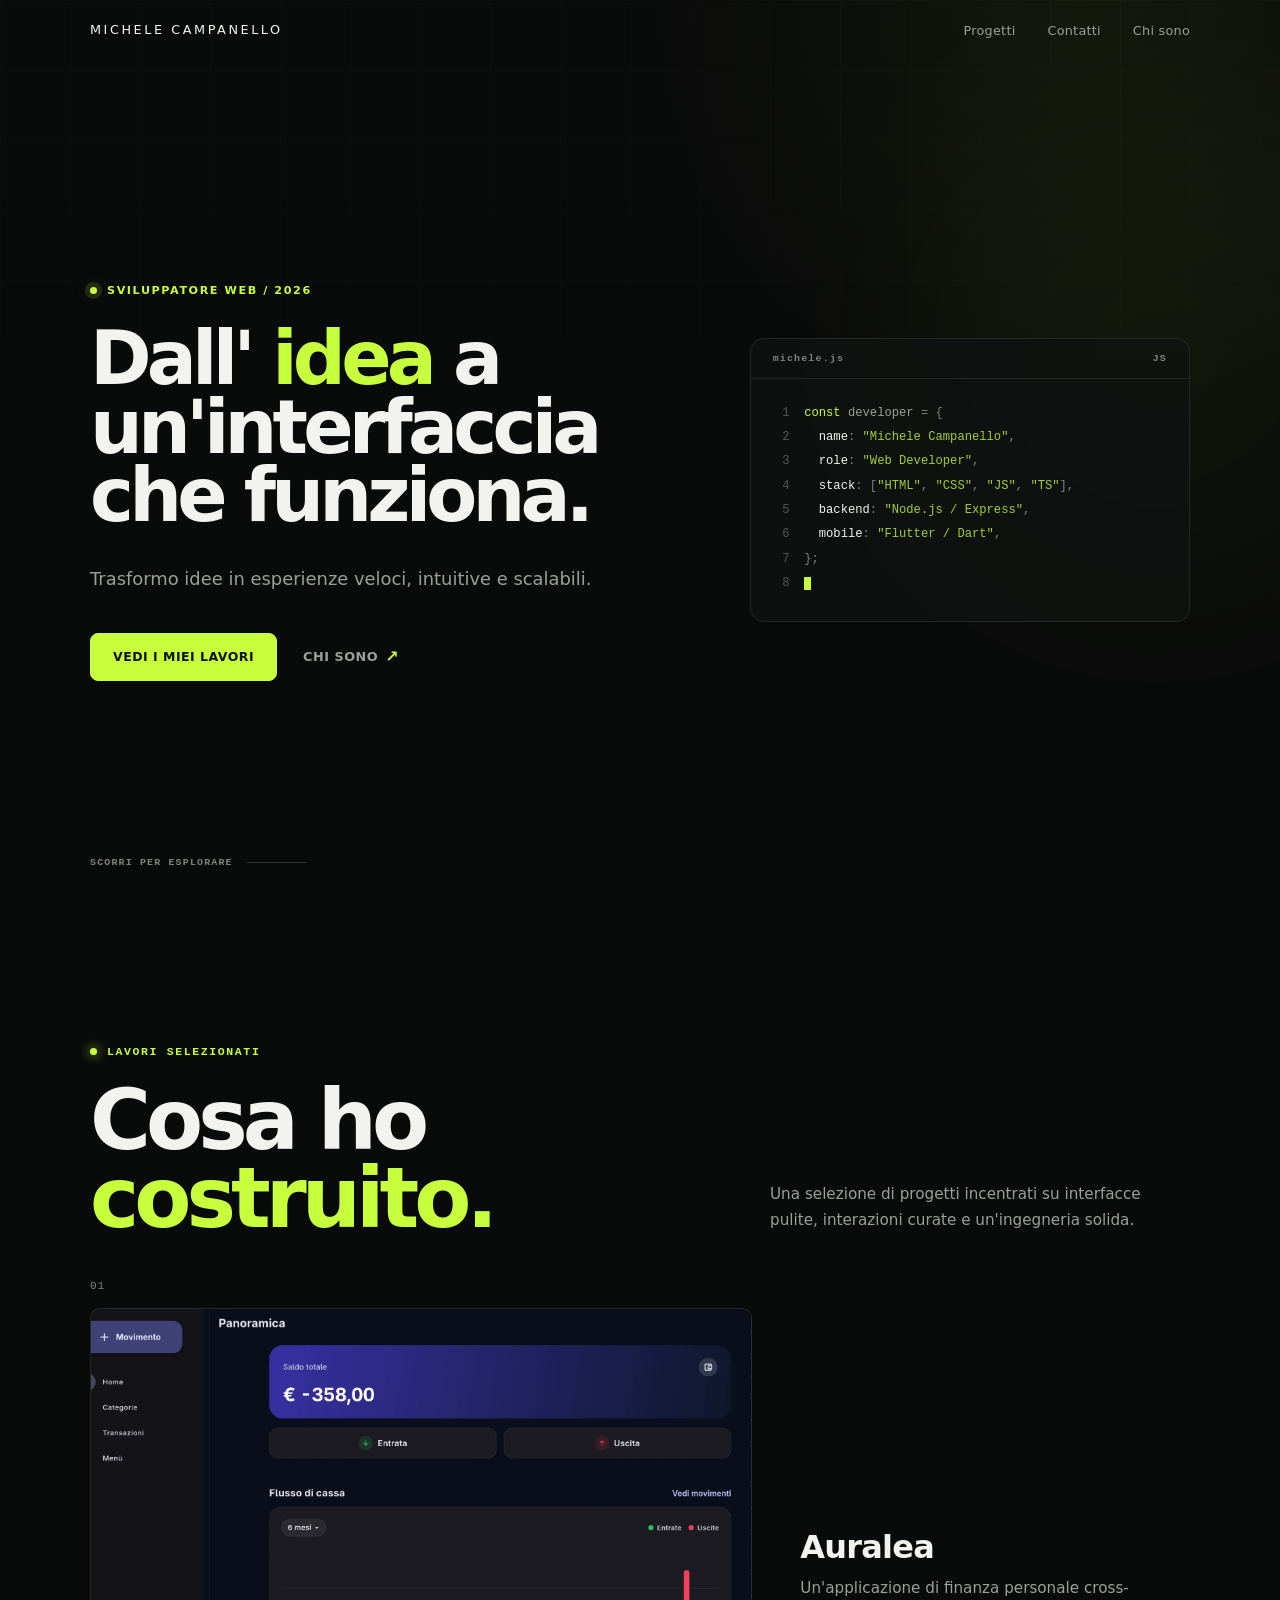
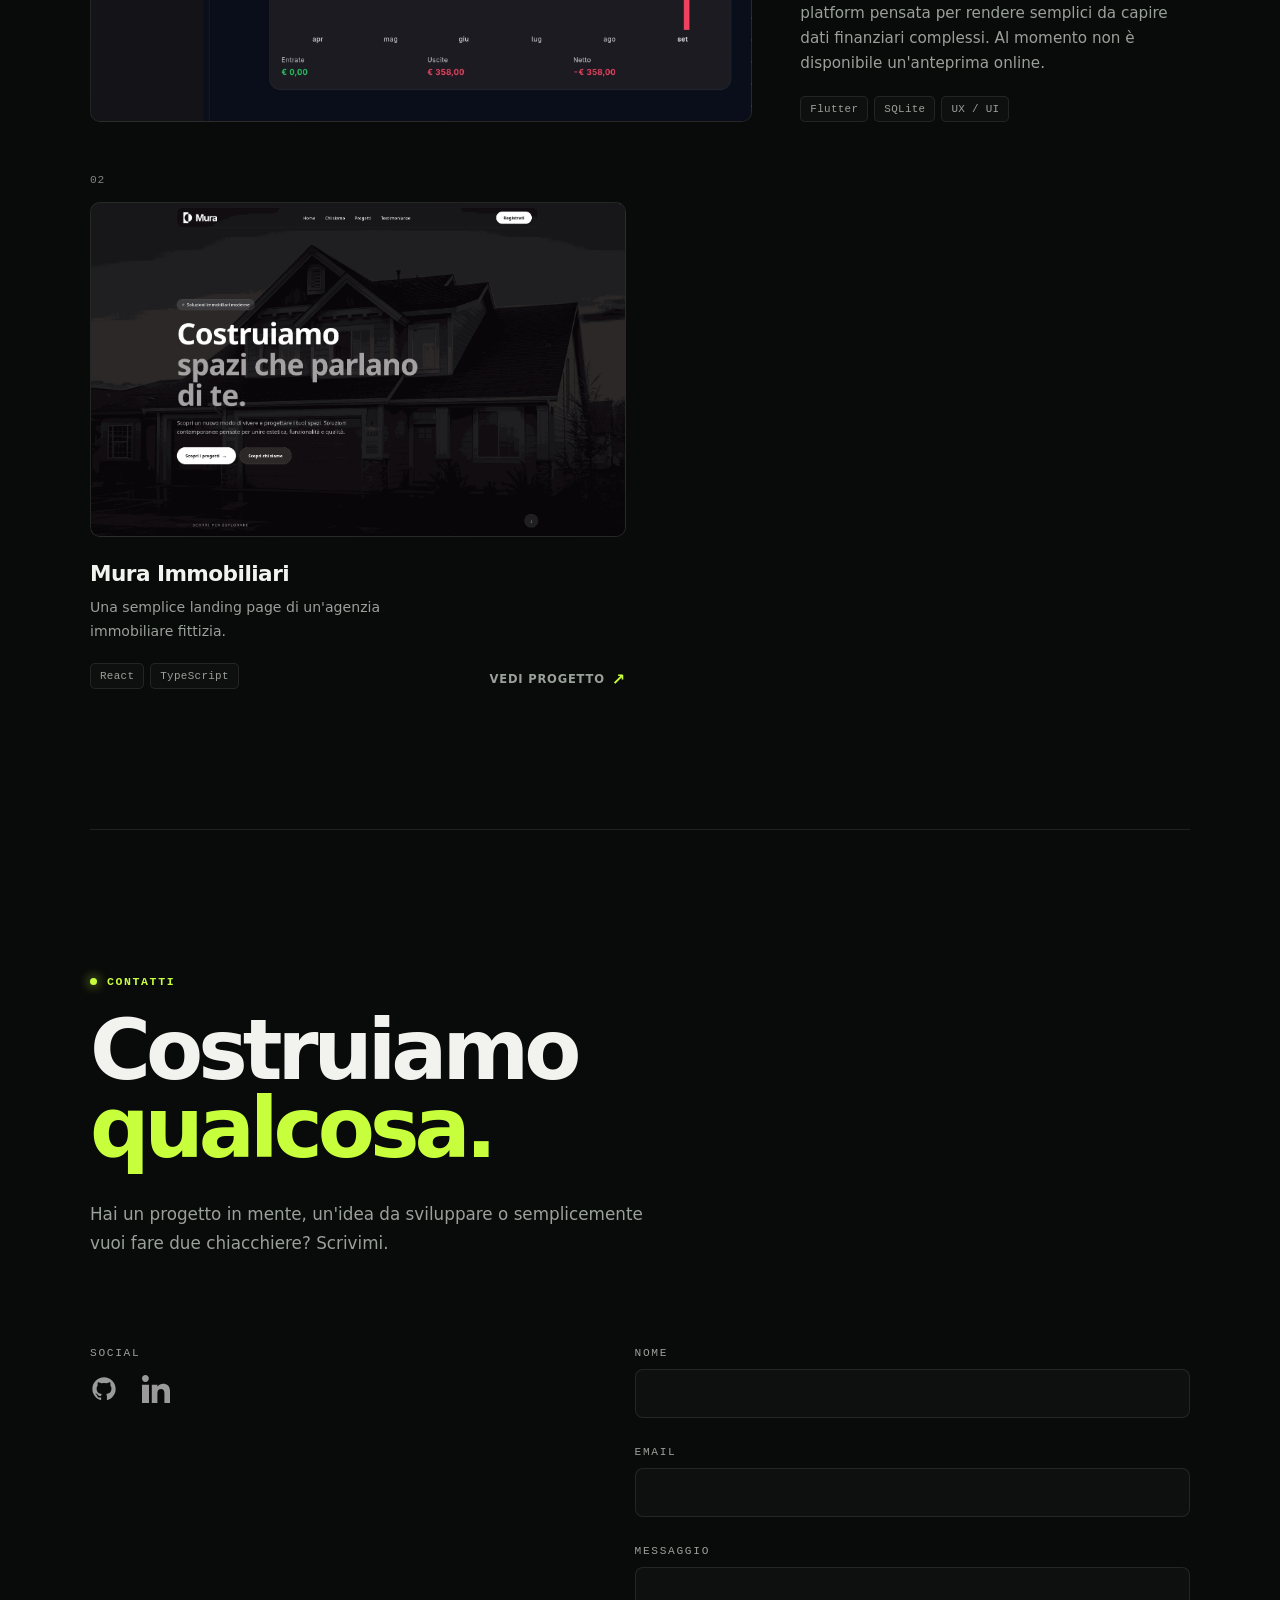
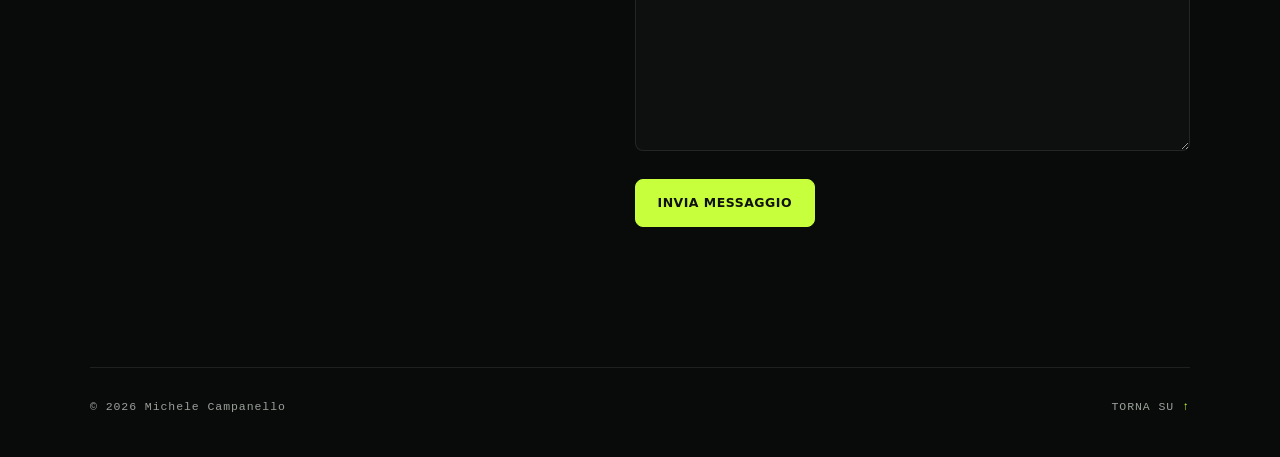
<file: index.html>
<!doctype html>
<html lang="it">
  <head>
    <meta charset="UTF-8" />
    <meta name="viewport" content="width=device-width, initial-scale=1.0" />
    <meta name="color-scheme" content="dark" />
    <meta name="theme-color" content="#090a0a" />
    <meta name="author" content="Michele Campanello" />
    <meta
      name="description"
      content="Michele Campanello — sviluppatore web e mobile. Interfacce veloci, intuitive e scalabili con TypeScript, Node.js e Flutter."
    />
    <title>Michele Campanello — Sviluppatore web</title>

    <!-- Open Graph / anteprime social -->
    <meta property="og:type" content="website" />
    <meta property="og:locale" content="it_IT" />
    <meta property="og:title" content="Michele Campanello — Sviluppatore web" />
    <meta
      property="og:description"
      content="Interfacce veloci, intuitive e scalabili. Portfolio di progetti web e mobile."
    />
    <meta name="twitter:card" content="summary_large_image" />
    <meta
      property="og:url"
      content="https://michelecampanello.github.io/Portfolio-HTML-CSS/"
    />
    <meta
      property="og:image"
      content="https://michelecampanello.github.io/Portfolio-HTML-CSS/assets/img/page.png"
    />

    <!-- CSS -->
    <link rel="stylesheet" href="assets/css/header.css" />
    <link rel="stylesheet" href="assets/css/hero.css" />
    <link rel="stylesheet" href="assets/css/section.css" />
    <link rel="stylesheet" href="assets/css/projects.css" />
    <link rel="stylesheet" href="assets/css/about.css" />
    <link rel="stylesheet" href="assets/css/contact.css" />
    <link rel="stylesheet" href="assets/css/footer.css" />
    <link rel="stylesheet" href="assets/css/style.css" />

    <!-- Favicon -->
    <link
      rel="apple-touch-icon"
      sizes="180x180"
      href="assets/img/apple-touch-icon.png"
    />
    <link
      rel="icon"
      type="image/png"
      sizes="32x32"
      href="assets/img/favicon-32x32.png"
    />
    <link
      rel="icon"
      type="image/png"
      sizes="16x16"
      href="assets/img/favicon-16x16.png"
    />
    <link rel="manifest" href="site.webmanifest" />
  </head>
  <body id="top">
    <a href="#main" class="skip-link">Vai al contenuto</a>

    <header class="header">
      <a href="#top" class="logo">Michele Campanello</a>

      <nav aria-label="Navigazione principale">
        <ul class="menu">
          <li><a href="#projects">Progetti</a></li>
          <li><a href="#contact">Contatti</a></li>
          <li><a href="chi-sono.html">Chi sono</a></li>
        </ul>
      </nav>
    </header>

    <main class="main" id="main">
      <section class="hero" aria-labelledby="hero-title">
        <div class="hero-content">
          <span class="hero-label">SVILUPPATORE WEB / 2026</span>

          <h1 id="hero-title">
            Dall'
            <span>idea</span>
            a un'interfaccia che funziona.
          </h1>

          <p>Trasformo idee in esperienze veloci, intuitive e scalabili.</p>

          <div class="hero-actions">
            <a href="#projects" class="hero-button">Vedi i miei lavori</a>

            <a href="chi-sono.html" class="hero-link">
              Chi sono
              <span aria-hidden="true">↗</span>
            </a>
          </div>
        </div>

        <div class="hero-visual" aria-hidden="true">
          <div class="hero-card">
            <div class="hero-card-bar">
              <span>michele.js</span>
              <span>JS</span>
            </div>

            <pre
              class="hero-code"
            ><code><span class="line"><span class="kw">const</span> developer <span class="p">=</span> <span class="p">{</span></span>
<span class="line">  <span class="key">name</span><span class="p">:</span> <span class="str">"Michele Campanello"</span><span class="p">,</span></span>
<span class="line">  <span class="key">role</span><span class="p">:</span> <span class="str">"Web Developer"</span><span class="p">,</span></span>
<span class="line">  <span class="key">stack</span><span class="p">:</span> <span class="p">[</span><span class="str">"HTML"</span><span class="p">,</span> <span class="str">"CSS"</span><span class="p">,</span> <span class="str">"JS"</span><span class="p">,</span> <span class="str">"TS"</span><span class="p">],</span></span>
<span class="line">  <span class="key">backend</span><span class="p">:</span> <span class="str">"Node.js / Express"</span><span class="p">,</span></span>
<span class="line">  <span class="key">mobile</span><span class="p">:</span> <span class="str">"Flutter / Dart"</span><span class="p">,</span></span>
<span class="line"><span class="p">};</span></span>
<span class="line"><span class="cursor"></span></span></code></pre>
          </div>
        </div>

        <div class="hero-meta" aria-hidden="true">
          <span>SCORRI PER ESPLORARE</span>
          <span class="hero-line"></span>
        </div>
      </section>

      <section
        class="projects section"
        id="projects"
        aria-labelledby="projects-title"
      >
        <div class="projects-header reveal">
          <div>
            <span class="section-label">LAVORI SELEZIONATI</span>

            <h2 class="section-title" id="projects-title">
              Cosa ho
              <span>costruito.</span>
            </h2>
          </div>

          <p>
            Una selezione di progetti incentrati su interfacce pulite,
            interazioni curate e un'ingegneria solida.
          </p>
        </div>

        <div class="projects-grid">
          <article class="project reveal">
            <div class="project-number" aria-hidden="true">01</div>

            <div class="project-image">
              <img
                src="assets/img/auralea.webp"
                alt="Schermata di Auralea, app di finanza personale"
                width="800"
                height="600"
                loading="lazy"
                decoding="async"
              />
            </div>

            <div class="project-info">
              <div>
                <h3>Auralea</h3>

                <p>
                  Un'applicazione di finanza personale cross-platform pensata
                  per rendere semplici da capire dati finanziari complessi. Al
                  momento non è disponibile un'anteprima online.
                </p>
              </div>

              <ul class="project-meta" aria-label="Tecnologie utilizzate">
                <li>Flutter</li>
                <li>SQLite</li>
                <li>UX / UI</li>
              </ul>
            </div>
          </article>

          <article class="project reveal">
            <div class="project-number" aria-hidden="true">02</div>

            <div class="project-image">
              <img
                src="assets/img/mura.webp"
                alt="Schermata della landing page di Mura Immobiliari"
                width="800"
                height="600"
                loading="lazy"
                decoding="async"
              />
            </div>

            <div class="project-info">
              <div>
                <h3>Mura Immobiliari</h3>

                <p>
                  Una semplice landing page di un'agenzia immobiliare fittizia.
                </p>
              </div>

              <ul class="project-meta" aria-label="Tecnologie utilizzate">
                <li>React</li>
                <li>TypeScript</li>
              </ul>

              <a
                href="https://muraimmobiliari.netlify.app/"
                class="project-link"
                target="_blank"
                rel="noopener noreferrer"
                aria-label="Vedi il progetto Mura Immobiliari (si apre in una nuova scheda)"
              >
                Vedi progetto
                <span aria-hidden="true">↗</span>
              </a>
            </div>
          </article>
        </div>
      </section>

      <section
        class="contact section"
        id="contact"
        aria-labelledby="contact-title"
      >
        <div class="contact-header reveal">
          <span class="section-label">CONTATTI</span>

          <h2 class="section-title" id="contact-title">
            Costruiamo
            <span>qualcosa.</span>
          </h2>

          <p>
            Hai un progetto in mente, un'idea da sviluppare o semplicemente vuoi
            fare due chiacchiere? Scrivimi.
          </p>
        </div>

        <div class="contact-content reveal">
          <div class="contact-info">
            <span class="contact-label">SOCIAL</span>

            <div class="contact-socials">
              <a
                href="https://github.com/michelecampanello"
                aria-label="GitHub (si apre in una nuova scheda)"
                target="_blank"
                rel="noopener noreferrer"
              >
                <img
                  src="assets/img/github.svg"
                  alt=""
                  width="28"
                  height="28"
                />
              </a>
              <a
                href="https://www.linkedin.com/in/michele-campanello-82365325a/"
                aria-label="LinkedIn (si apre in una nuova scheda)"
                target="_blank"
                rel="noopener noreferrer"
              >
                <img
                  src="assets/img/linkedin.svg"
                  alt=""
                  width="28"
                  height="28"
                />
              </a>
            </div>
          </div>

          <form
            class="contact-form"
            action="https://formspree.io/f/xeaogeyk"
            method="post"
          >
            <input
              type="hidden"
              name="_subject"
              value="Nuovo messaggio dal portfolio"
            />

            <div class="form-field">
              <label for="contact-name">NOME</label>
              <input
                type="text"
                id="contact-name"
                name="name"
                autocomplete="name"
                maxlength="100"
                required
              />
            </div>

            <div class="form-field">
              <label for="contact-email">EMAIL</label>
              <input
                type="email"
                id="contact-email"
                name="email"
                autocomplete="email"
                inputmode="email"
                maxlength="150"
                required
              />
            </div>

            <div class="form-field">
              <label for="contact-message">MESSAGGIO</label>
              <textarea
                id="contact-message"
                name="message"
                rows="6"
                minlength="10"
                maxlength="3000"
                required
              ></textarea>
            </div>

            <div class="form-trap" aria-hidden="true">
              <label for="contact-website">Non compilare questo campo</label>
              <input
                type="text"
                id="contact-website"
                name="_gotcha"
                tabindex="-1"
                autocomplete="off"
              />
            </div>

            <div class="form-actions">
              <button type="submit" class="form-button">Invia messaggio</button>

              <p class="form-status" role="status" aria-live="polite"></p>
            </div>
          </form>
        </div>
      </section>
    </main>

    <footer class="footer">
      <p>© 2026 Michele Campanello</p>

      <a href="#top">
        Torna su
        <span aria-hidden="true">↑</span>
      </a>
    </footer>
  </body>
</html>
</file>
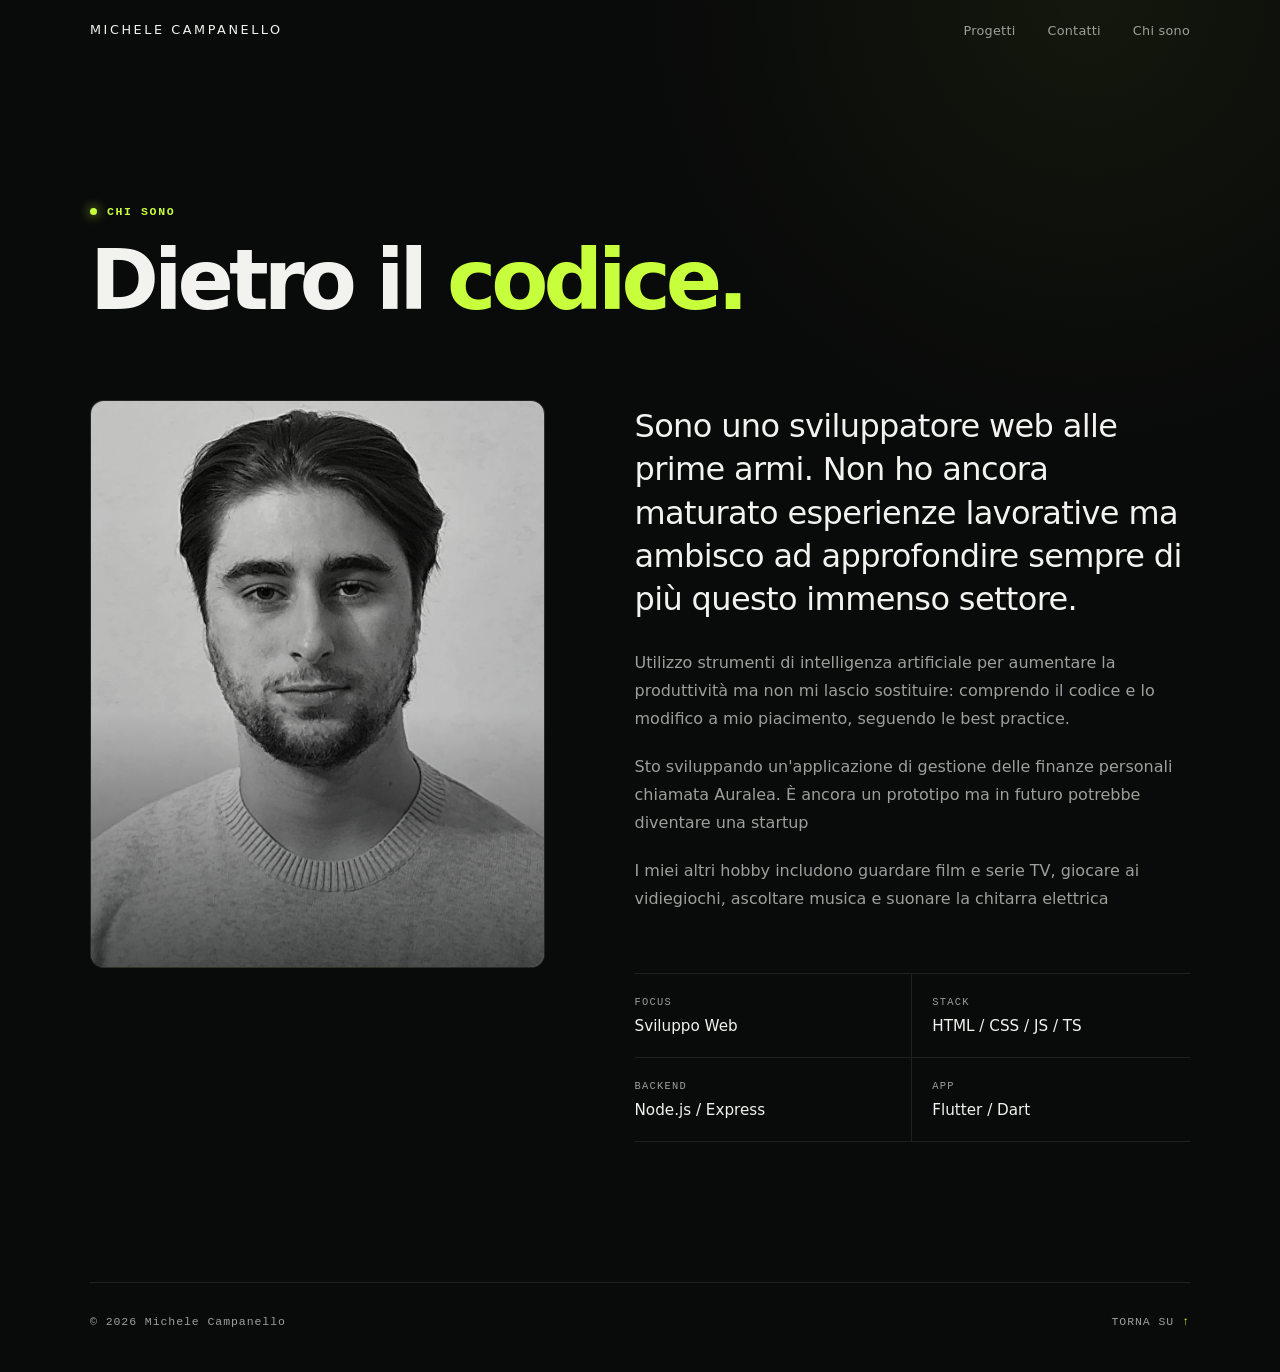
<file: chi-sono.html>
<!doctype html>
<html lang="it">
  <head>
    <meta charset="UTF-8" />
    <meta name="viewport" content="width=device-width, initial-scale=1.0" />
    <meta name="color-scheme" content="dark" />
    <meta name="theme-color" content="#090a0a" />
    <meta name="author" content="Michele Campanello" />
    <meta
      name="description"
      content="Chi è Michele Campanello: sviluppatore web tra frontend, backend e app mobile con Flutter."
    />
    <title>Chi sono — Michele Campanello</title>

    <!-- Open Graph / anteprime social -->
    <meta property="og:type" content="profile" />
    <meta property="og:locale" content="it_IT" />
    <meta property="og:title" content="Chi sono — Michele Campanello" />
    <meta
      property="og:description"
      content="Sviluppatore web tra frontend, backend e app mobile."
    />
    <meta name="twitter:card" content="summary_large_image" />

    <!-- CSS -->
    <link rel="stylesheet" href="assets/css/header.css" />
    <link rel="stylesheet" href="assets/css/hero.css" />
    <link rel="stylesheet" href="assets/css/section.css" />
    <link rel="stylesheet" href="assets/css/projects.css" />
    <link rel="stylesheet" href="assets/css/about.css" />
    <link rel="stylesheet" href="assets/css/contact.css" />
    <link rel="stylesheet" href="assets/css/footer.css" />
    <link rel="stylesheet" href="assets/css/style.css" />

    <!-- Favicon -->
    <link
      rel="apple-touch-icon"
      sizes="180x180"
      href="assets/img/apple-touch-icon.png"
    />
    <link
      rel="icon"
      type="image/png"
      sizes="32x32"
      href="assets/img/favicon-32x32.png"
    />
    <link
      rel="icon"
      type="image/png"
      sizes="16x16"
      href="assets/img/favicon-16x16.png"
    />
    <link rel="manifest" href="site.webmanifest" />
  </head>
  <body id="top">
    <a href="#main" class="skip-link">Vai al contenuto</a>

    <header class="header">
      <a href="index.html" class="logo">Michele Campanello</a>

      <nav aria-label="Navigazione principale">
        <ul class="menu">
          <li><a href="index.html#projects">Progetti</a></li>
          <li><a href="index.html#contact">Contatti</a></li>
          <li><a href="chi-sono.html" aria-current="page">Chi sono</a></li>
        </ul>
      </nav>
    </header>

    <main class="main main-page" id="main">
      <section class="about section" aria-labelledby="about-title">
        <div class="about-header reveal">
          <span class="section-label">CHI SONO</span>

          <h1 class="section-title" id="about-title">
            Dietro il
            <span>codice.</span>
          </h1>
        </div>

        <div class="about-content">
          <div class="about-image reveal">
            <img
              src="assets/img/profile.webp"
              alt="Ritratto di Michele Campanello"
              decoding="async"
            />
          </div>

          <div class="about-info reveal">
            <div class="about-description">
              <p class="about-intro">
                Sono uno sviluppatore web alle prime armi. Non ho ancora
                maturato esperienze lavorative ma ambisco ad approfondire sempre
                di più questo immenso settore.
              </p>

              <p>
                Utilizzo strumenti di intelligenza artificiale per aumentare la
                produttività ma non mi lascio sostituire: comprendo il codice e
                lo modifico a mio piacimento, seguendo le best practice.
              </p>

              <p>
                Sto sviluppando un'applicazione di gestione delle finanze
                personali chiamata Auralea. È ancora un prototipo ma in futuro
                potrebbe diventare una startup
              </p>

              <p>
                I miei altri hobby includono guardare film e serie TV, giocare
                ai vidiegiochi, ascoltare musica e suonare la chitarra elettrica
              </p>
            </div>

            <div class="about-details">
              <div class="about-detail">
                <span>FOCUS</span>
                <strong>Sviluppo Web</strong>
              </div>

              <div class="about-detail">
                <span>STACK</span>
                <strong>HTML / CSS / JS / TS</strong>
              </div>

              <div class="about-detail">
                <span>BACKEND</span>
                <strong>Node.js / Express</strong>
              </div>

              <div class="about-detail">
                <span>APP</span>
                <strong>Flutter / Dart</strong>
              </div>
            </div>
          </div>
        </div>
      </section>
    </main>

    <footer class="footer">
      <p>© 2026 Michele Campanello</p>

      <a href="#top">
        Torna su
        <span aria-hidden="true">↑</span>
      </a>
    </footer>
  </body>
</html>
</file>
<file: assets/css/header.css>
.header {
  position: fixed;
  z-index: 1000;

  inset: 0 0 auto;

  min-height: var(--header-height);

  /* Content aligned to the page container */

  padding-inline: max(var(--gutter), calc((100% - var(--container)) / 2));

  display: flex;
  align-items: center;
  gap: 16px;

  /* Solid by default; see the scroll-driven version below */

  background: rgba(9, 10, 10, 0.8);

  border-bottom: 1px solid var(--border);

  backdrop-filter: blur(14px);
  -webkit-backdrop-filter: blur(14px);

  /* -----------------------------------------
     Logo
     ----------------------------------------- */

  .logo {
    display: inline-flex;
    align-items: center;
    white-space: nowrap;
    text-transform: uppercase;

    min-height: var(--header-height);

    color: var(--text);

    font-size: 0.75rem;
    font-weight: 300;

    letter-spacing: 0.16em;
    line-height: 1;

    transition: color var(--transition-fast);

    &:hover {
      color: var(--accent);
    }
  }

  /* -----------------------------------------
     Menu
     ----------------------------------------- */

  nav {
    margin-left: auto;
  }

  .menu {
    display: flex;
    gap: 20px;

    height: var(--header-height);

    margin: 0;
    padding: 0;

    list-style: none;

    /* Current section highlight (see :target-current below) */

    scroll-target-group: auto;

    a {
      display: flex;
      align-items: center;

      min-height: var(--header-height);

      color: var(--text-muted);

      white-space: nowrap;

      font-size: 0.75rem;
      font-weight: 400;

      transition: color var(--transition-fast);

      &:hover,
      &:focus-visible {
        color: var(--text);
      }

      &:target-current,
      &[aria-current="page"] {
        color: var(--accent);
      }
    }
  }
}

/* =========================================
   Transparent over the hero, solid once
   scrolled (scroll-driven, no JS)
   ========================================= */

@keyframes header-solid {
  to {
    background: rgba(9, 10, 10, 0.8);

    border-bottom-color: var(--border);

    backdrop-filter: blur(14px);
    -webkit-backdrop-filter: blur(14px);
  }
}

@supports (animation-timeline: scroll()) {
  .header {
    background: transparent;

    border-bottom-color: transparent;

    backdrop-filter: none;
    -webkit-backdrop-filter: none;

    animation: header-solid linear both;
    animation-timeline: scroll(root);
    animation-range: 0px 24px;
  }
}

/* =========================================
   Desktop
   ========================================= */

@media (min-width: 768px) {
  .header {
    gap: 24px;

    .logo {
      font-size: 0.8rem;

      letter-spacing: 0.2em;
    }

    .menu {
      gap: 32px;

      a {
        font-size: 0.8rem;

        letter-spacing: 0.02em;
      }
    }
  }
}

/* =========================================
   Small screens
   ========================================= */

@media (max-width: 420px) {
  .header {
    gap: 12px;

    .logo {
      font-size: 0.68rem;

      letter-spacing: 0.1em;
    }

    .menu {
      gap: 14px;

      a {
        font-size: 0.72rem;
      }
    }
  }
}

/* =========================================
   Very small screens
   ========================================= */

@media (max-width: 360px) {
  .header {
    gap: 8px;

    .logo {
      font-size: 0.65rem;

      letter-spacing: 0.05em;
    }

    .menu {
      gap: 10px;

      a {
        font-size: 0.7rem;
      }
    }
  }
}
</file>
<file: assets/css/hero.css>
.hero {
  position: relative;

  min-height: 100svh;

  display: flex;
  align-items: center;

  padding: calc(var(--header-height) + 100px) var(--page-inline) 100px;

  overflow: hidden;

  /* =======================================
     Decorative background
     ======================================= */

  &::before {
    content: "";

    position: absolute;

    top: 10%;
    right: -10%;

    width: 500px;
    height: 500px;

    background: var(--accent);

    opacity: 0.035;

    border-radius: 50%;

    filter: blur(100px);

    pointer-events: none;
  }

  &::after {
    content: "";

    position: absolute;

    inset: 0;

    background-image:
      linear-gradient(rgba(255, 255, 255, 0.018) 1px, transparent 1px),
      linear-gradient(90deg, rgba(255, 255, 255, 0.018) 1px, transparent 1px);

    background-size: 70px 70px;

    mask-image: linear-gradient(to bottom, black, transparent 75%);

    pointer-events: none;
  }

  /* =======================================
     Content
     ======================================= */

  .hero-content {
    position: relative;
    z-index: 1;

    width: min(1120px, 100%);

    /* Staggered entrance */

    > * {
      animation: rise 900ms var(--ease) both;
    }

    > h1 {
      animation-delay: 90ms;
    }

    > p {
      animation-delay: 190ms;
    }

    > .hero-actions {
      animation-delay: 290ms;
    }
  }

  /* =======================================
     Label
     ======================================= */

  .hero-label {
    display: inline-flex;
    align-items: center;

    gap: 10px;

    margin-bottom: 28px;

    color: var(--accent);

    font-size: 0.7rem;
    font-weight: 700;

    letter-spacing: 0.14em;

    &::before {
      content: "";

      width: 7px;
      height: 7px;

      background: var(--accent);

      border-radius: 50%;

      box-shadow:
        0 0 0 5px var(--accent-soft),
        0 0 20px rgba(200, 255, 61, 0.25);
    }
  }

  /* =======================================
     Heading
     ======================================= */

  h1 {
    max-width: 1120px;

    margin: 0;

    color: var(--text);

    font-size: clamp(3.5rem, 7.2vw, 7.5rem);

    font-weight: 700;

    letter-spacing: -0.065em;

    line-height: 0.92;

    span {
      color: var(--accent);
    }
  }

  /* =======================================
     Description
     ======================================= */

  p {
    max-width: 520px;

    margin: 34px 0 0;

    color: var(--text-muted);

    font-size: clamp(1rem, 1.4vw, 1.15rem);

    line-height: 1.7;
  }

  /* =======================================
     Actions
     ======================================= */

  .hero-actions {
    display: flex;
    flex-wrap: wrap;
    align-items: center;

    gap: 26px;

    margin-top: 38px;
  }

  /* =======================================
     Primary button
     ======================================= */

  .hero-button {
    display: inline-flex;
    align-items: center;
    justify-content: center;

    min-height: 48px;

    padding: 0 22px;

    background: var(--accent);

    color: var(--on-accent);

    border: 1px solid var(--accent);
    border-radius: 8px;

    font-size: 0.78rem;
    font-weight: 750;

    letter-spacing: 0.04em;
    text-transform: uppercase;

    transition:
      transform var(--transition-fast),
      box-shadow var(--transition-fast),
      background var(--transition-fast);

    &:hover {
      transform: translateY(-2px);

      box-shadow: 0 8px 30px rgba(200, 255, 61, 0.16);
    }

    &:focus-visible {
      outline: 2px solid var(--accent);
      outline-offset: 4px;
    }
  }

  /* =======================================
     Secondary link
     ======================================= */

  .hero-link {
    display: inline-flex;
    align-items: center;

    gap: 7px;

    color: var(--text-muted);

    font-size: 0.8rem;
    font-weight: 600;

    letter-spacing: 0.04em;
    text-transform: uppercase;

    transition:
      color var(--transition-fast),
      gap var(--transition);

    span {
      color: var(--accent);

      font-size: 1rem;

      transition: transform var(--transition);
    }

    &:hover {
      color: var(--text);

      gap: 11px;

      span {
        transform: translate(2px, -2px);
      }
    }

    &:focus-visible {
      outline: 2px solid var(--accent);
      outline-offset: 5px;
    }
  }

  /* =======================================
     Bottom metadata
     ======================================= */

  .hero-meta {
    position: absolute;

    z-index: 1;

    left: var(--page-inline);
    bottom: 32px;

    display: flex;
    align-items: center;

    gap: 14px;

    color: var(--text-faint);

    font-family: var(--font-mono);
    font-size: 0.62rem;
    font-weight: 600;

    letter-spacing: 0.12em;

    animation: rise 900ms var(--ease) 500ms both;
  }

  .hero-line {
    position: relative;

    width: 60px;
    height: 1px;

    overflow: hidden;

    background: var(--border-strong);

    &::after {
      content: "";

      position: absolute;
      inset: 0;

      background: var(--accent);

      translate: -100% 0;

      animation: scan 2.6s var(--ease) 1.4s infinite;
    }
  }
}

@keyframes scan {
  0% {
    translate: -100% 0;
  }

  60%,
  100% {
    translate: 100% 0;
  }
}

@keyframes blink {
  50% {
    opacity: 0;
  }
}

/* =========================================
   Desktop: two columns
   ========================================= */

.hero-visual {
  display: none;
}

@media (min-width: 1024px) {
  .hero {
    display: grid;
    grid-template-columns: minmax(0, 1.15fr) minmax(0, 0.85fr);
    column-gap: clamp(40px, 5vw, 96px);

    .hero-content {
      width: auto;
    }

    h1 {
      font-size: clamp(3.5rem, 5.8vw, 6.5rem);
    }

    /* =====================================
       Code card
       ===================================== */

    .hero-visual {
      position: relative;
      z-index: 1;

      display: block;

      justify-self: end;

      width: 100%;
      max-width: 500px;

      animation: rise 900ms var(--ease) 350ms both;
    }

    .hero-card {
      background: var(--surface);

      border: 1px solid var(--border);
      border-radius: var(--radius);

      overflow: hidden;
    }

    .hero-card-bar {
      display: flex;
      align-items: center;
      justify-content: space-between;

      padding: 14px 22px;

      color: var(--text-faint);

      border-bottom: 1px solid var(--border);

      font-family: var(--font-mono);
      font-size: 0.62rem;
      font-weight: 600;

      letter-spacing: 0.12em;
    }

    .hero-code {
      margin: 0;
      padding: 22px 22px 26px 0;

      overflow: hidden;

      color: var(--text-muted);

      font-family: var(--font-mono);
      font-size: clamp(0.7rem, 0.95vw, 0.82rem);

      line-height: 2;

      counter-reset: line;

      /* Line breaks between the .line blocks in the markup must not render */

      white-space: normal;

      code {
        display: block;

        font: inherit;
      }

      .line {
        display: block;

        white-space: pre;

        counter-increment: line;

        /* Line numbers */

        &::before {
          content: counter(line);

          display: inline-block;

          width: 3.2em;
          margin-right: 1.2em;

          color: var(--text-faint);

          text-align: right;

          opacity: 0.6;
        }
      }

      .kw {
        color: var(--accent);
      }

      .key {
        color: var(--text);
      }

      .str {
        color: var(--accent);

        opacity: 0.8;
      }

      .p {
        color: var(--text-faint);
      }

      .cursor {
        display: inline-block;

        width: 0.6em;
        height: 1.1em;

        vertical-align: text-bottom;

        background: var(--accent);

        animation: blink 1.1s steps(1) infinite;
      }
    }
  }
}

/* =========================================
   Tablet
   ========================================= */

@media (max-width: 767px) {
  .hero {
    padding-block: calc(var(--header-height) + 90px) 100px;

    h1 {
      font-size: clamp(3.2rem, 13vw, 5rem);

      letter-spacing: -0.06em;
    }
  }
}

/* =========================================
   Mobile
   ========================================= */

@media (max-width: 480px) {
  .hero {
    min-height: 100svh;

    align-items: flex-start;

    padding-top: 170px;

    .hero-label {
      margin-bottom: 22px;

      font-size: 0.62rem;
    }

    h1 {
      font-size: clamp(3rem, 15vw, 4rem);

      line-height: 0.94;
    }

    p {
      margin-top: 28px;

      font-size: 0.95rem;
    }

    .hero-actions {
      align-items: flex-start;
      flex-direction: column;

      gap: 22px;

      margin-top: 32px;
    }

    .hero-button {
      width: 100%;
    }

    .hero-meta {
      bottom: 24px;

      font-size: 0.55rem;
    }
  }
}

/* =========================================
   Reduced motion
   ========================================= */

@media (prefers-reduced-motion: reduce) {
  .hero {
    .hero-button,
    .hero-link,
    .hero-link span {
      transition: none;
    }
  }
}
</file>
<file: assets/css/section.css>
.section {
  position: relative;

  width: min(var(--container), calc(100% - var(--gutter) * 2));

  margin-inline: auto;
  padding-block: var(--section-gap);
}

/* Pagine interne (senza hero): lasciano spazio all'header fisso e la
   prima sezione non ha bordo superiore */

.main-page {
  padding-top: var(--header-height);

  > .section:first-child {
    border-top: 0;
  }
}

.section-label {
  display: inline-flex;
  align-items: center;

  gap: 10px;

  margin-bottom: 24px;

  color: var(--accent);

  font-family: var(--font-mono);
  font-size: 0.72rem;
  font-weight: 600;

  letter-spacing: 0.14em;

  &::before {
    content: "";

    width: 7px;
    height: 7px;

    background: var(--accent);

    border-radius: 50%;

    box-shadow: 0 0 12px var(--accent);
  }
}

.section-title {
  margin: 0;

  color: var(--text);

  font-size: clamp(3rem, 6.5vw, 5.75rem);
  font-weight: 700;

  letter-spacing: -0.06em;
  line-height: 0.94;

  span {
    color: var(--accent);
  }
}

@media (max-width: 600px) {
  .section-title {
    font-size: clamp(3rem, 15vw, 4.5rem);
  }
}
</file>
<file: assets/css/projects.css>
.projects {
  /* =======================================
     Header
     ======================================= */

  .projects-header {
    display: grid;
    grid-template-columns: 1fr 0.7fr;

    align-items: end;

    gap: 60px;

    margin-bottom: 70px;
  }

  .projects-header > p {
    max-width: 420px;

    margin: 0 0 5px auto;

    color: var(--text-muted);

    font-size: 0.95rem;

    line-height: 1.7;
  }

  /* =======================================
     Grid
     ======================================= */

  .projects-grid {
    display: grid;

    grid-template-columns: repeat(2, 1fr);

    gap: 80px 28px;
  }

  /* =======================================
     Project
     ======================================= */

  .project {
    position: relative;

    min-width: 0;

    &.reveal:nth-child(even) {
      animation-range: entry 10% entry 40%;
    }

    /* ---------------------------------------
       Number
       --------------------------------------- */

    .project-number {
      position: absolute;

      top: -28px;
      left: 0;

      color: var(--text-faint);

      font-family: var(--font-mono);
      font-size: 0.7rem;

      letter-spacing: 0.08em;

      transition: color var(--transition);
    }

    /* =======================================
       Image
       ======================================= */

    .project-image {
      position: relative;

      aspect-ratio: 16 / 10;

      overflow: hidden;

      background:
        radial-gradient(
            circle at 1px 1px,
            rgba(255, 255, 255, 0.07) 1px,
            transparent 0
          )
          0 0 / 22px 22px,
        linear-gradient(135deg, #151815, #0d0f0d);

      border: 1px solid var(--border);
      border-radius: 10px;

      transition:
        border-color var(--transition),
        transform var(--transition),
        box-shadow var(--transition);

      &::before {
        content: "";

        position: absolute;

        inset: 0;

        background: linear-gradient(
          135deg,
          transparent 35%,
          rgba(200, 255, 61, 0.09),
          transparent 65%
        );

        opacity: 0;

        pointer-events: none;

        transition: opacity var(--transition);
      }

      /* Screenshot: riempie il riquadro tagliando i bordi, mantenendo
         in vista la parte alta della pagina (navbar e titolo) */

      img {
        display: block;

        width: 100%;
        height: 100%;

        object-fit: cover;
        object-position: center top;
      }
    }

    /* =======================================
       Project info
       ======================================= */

    .project-info {
      display: grid;

      grid-template-columns: 1fr auto;

      align-items: end;

      gap: 20px;

      margin-top: 24px;

      > div:first-child {
        grid-column: 1 / -1;
      }
    }

    h3 {
      margin: 0;

      color: var(--text);

      font-size: 1.35rem;
      font-weight: 650;

      letter-spacing: -0.025em;
    }

    .project-info p {
      max-width: 430px;

      margin: 10px 0 0;

      color: var(--text-muted);

      font-size: 0.88rem;

      line-height: 1.65;
    }

    /* =======================================
       Technologies
       ======================================= */

    .project-meta {
      display: flex;
      flex-wrap: wrap;

      gap: 6px;

      margin: 0;
      padding: 0;

      list-style: none;

      li {
        padding: 6px 9px;

        color: var(--text-muted);

        background: rgba(255, 255, 255, 0.025);

        border: 1px solid var(--border);
        border-radius: 5px;

        font-family: var(--font-mono);
        font-size: 0.68rem;

        letter-spacing: 0.03em;
      }
    }

    /* =======================================
       Project link (stretched: the whole card is clickable)
       ======================================= */

    .project-link {
      display: inline-flex;
      align-items: center;

      gap: 7px;

      color: var(--text-muted);

      font-size: 0.72rem;
      font-weight: 650;

      letter-spacing: 0.07em;
      white-space: nowrap;

      text-transform: uppercase;

      transition:
        color var(--transition-fast),
        gap var(--transition);

      &::after {
        content: "";

        position: absolute;

        inset: 0;
      }

      span {
        color: var(--accent);

        font-size: 1rem;

        transition: transform var(--transition);
      }

      &:focus-visible {
        outline-offset: 6px;
      }
    }

    /* =======================================
       Hover / keyboard focus
       ======================================= */

    /* Solo le card con un link reale reagiscono */
    &:has(.project-link:is(:hover, :focus-visible)) {
      .project-image {
        transform: translateY(-4px);

        border-color: rgba(200, 255, 61, 0.28);

        box-shadow: 0 18px 45px rgba(0, 0, 0, 0.3);

        &::before {
          opacity: 1;
        }
      }

      .project-number {
        color: var(--accent);
      }

      .project-link {
        color: var(--text);

        gap: 11px;

        span {
          transform: translate(2px, -2px);
        }
      }
    }
  }
}

/* =========================================
   Featured project (first card, full width)
   ========================================= */

@media (min-width: 801px) {
  .projects .project:first-child {
    display: grid;

    grid-column: 1 / -1;
    grid-template-columns: 1.7fr 1fr;

    align-items: end;

    gap: 48px;

    .project-info {
      grid-template-columns: 1fr;

      margin-top: 0;

      .project-link {
        justify-self: start;

        margin-top: 8px;
      }
    }

    h3 {
      font-size: 2rem;
    }

    .project-info p {
      font-size: 0.95rem;
    }
  }
}

/* =========================================
   Tablet
   ========================================= */

@media (max-width: 800px) {
  .projects {
    .projects-header {
      grid-template-columns: 1fr;

      gap: 24px;

      margin-bottom: 60px;
    }

    .projects-header > p {
      margin: 0;

      max-width: 500px;
    }
  }
}

/* =========================================
   Mobile
   ========================================= */

@media (max-width: 600px) {
  .projects {
    .projects-grid {
      grid-template-columns: 1fr;

      gap: 70px;
    }

    .project {
      .project-number {
        top: -24px;
      }

      .project-info {
        grid-template-columns: 1fr;

        align-items: start;
      }

      .project-link {
        justify-self: start;
      }
    }
  }
}

/* =========================================
   Reduced motion
   ========================================= */

@media (prefers-reduced-motion: reduce) {
  .projects {
    .project-image,
    .project-link,
    .project-link span {
      transition: none;
    }
  }
}
</file>
<file: assets/css/about.css>
.about {
  border-top: 1px solid var(--border);

  .about-header {
    margin-bottom: 80px;
  }

  .about-content {
    display: grid;
    grid-template-columns: 0.9fr 1.1fr;
    gap: 90px;
    align-items: start;
  }

  /* -----------------------------------------
     Image
     ----------------------------------------- */

  .about-image {
    position: relative;

    aspect-ratio: 4 / 5;

    overflow: hidden;

    border: 1px solid var(--border);
    border-radius: var(--radius);

    /* Also acts as the fallback when the photo is missing */
    background:
      radial-gradient(
          circle at 1px 1px,
          rgba(255, 255, 255, 0.07) 1px,
          transparent 0
        )
        0 0 / 22px 22px,
      radial-gradient(
        circle at 30% 20%,
        rgba(200, 255, 61, 0.1),
        transparent 60%
      ),
      var(--surface);

    &::after {
      content: "";

      position: absolute;
      inset: 0;

      background: linear-gradient(
        180deg,
        transparent 55%,
        rgba(9, 10, 10, 0.65)
      );

      pointer-events: none;
    }

    img {
      display: block;

      width: 100%;
      height: 100%;

      object-fit: cover;

      filter: grayscale(100%);
      opacity: 0.9;

      transition:
        filter var(--transition),
        transform 600ms ease,
        opacity var(--transition);
    }

    &:hover {
      img {
        filter: grayscale(0%);
        opacity: 1;
        transform: scale(1.03);
      }
    }

    /* Su touch non c'è hover: la foto resta a colori */
    @media (hover: none) {
      img {
        filter: none;
        opacity: 1;
      }
    }

    .about-image-label {
      position: absolute;
      z-index: 1;

      bottom: 20px;
      left: 20px;

      color: var(--text);

      font-family: var(--font-mono);
      font-size: 0.7rem;
      letter-spacing: 0.12em;
    }
  }

  /* -----------------------------------------
     Info
     ----------------------------------------- */

  .about-info {
    padding-top: 5px;

    .about-description {
      max-width: 620px;

      .about-intro {
        margin: 0 0 28px;

        color: var(--text);

        font-size: clamp(1.4rem, 2.5vw, 2rem);
        line-height: 1.35;
        letter-spacing: -0.02em;
      }

      p:not(.about-intro) {
        margin: 0 0 20px;

        color: var(--text-muted);

        font-size: 1rem;
        line-height: 1.75;
      }
    }

    .about-details {
      display: grid;
      grid-template-columns: repeat(2, 1fr);

      margin-top: 60px;

      border-top: 1px solid var(--border);
    }

    .about-detail {
      display: flex;
      flex-direction: column;
      gap: 9px;

      padding: 22px 20px 22px 0;

      border-bottom: 1px solid var(--border);

      &:nth-child(odd) {
        border-right: 1px solid var(--border);
      }

      &:nth-child(even) {
        padding-left: 20px;
      }

      span {
        color: var(--text-muted);

        font-family: var(--font-mono);
        font-size: 0.65rem;
        letter-spacing: 0.12em;
      }

      strong {
        color: var(--text);

        font-size: 0.95rem;
        font-weight: 500;
      }
    }
  }
}

/* =========================================
   Tablet
   ========================================= */

@media (max-width: 800px) {
  .about {
    .about-header {
      margin-bottom: 60px;
    }

    .about-content {
      grid-template-columns: 1fr;
      gap: 60px;
    }

    .about-image {
      max-width: 550px;
    }

    .about-info .about-description {
      max-width: none;
    }
  }
}

/* =========================================
   Mobile
   ========================================= */

@media (max-width: 600px) {
  .about {
    .about-image {
      aspect-ratio: 1 / 1;
    }

    .about-info {
      .about-details {
        grid-template-columns: 1fr;
      }

      .about-detail:nth-child(n) {
        padding: 20px 0;

        border-right: 0;
      }
    }
  }
}

/* =========================================
   Reduced motion
   ========================================= */

@media (prefers-reduced-motion: reduce) {
  .about {
    .about-image img {
      transition: none;
    }
  }
}
</file>
<file: assets/css/contact.css>
.contact {
  border-top: 1px solid var(--border);

  .contact-header {
    max-width: 850px;
    margin-bottom: 90px;

    .section-title span {
      display: block;
    }

    p {
      max-width: 560px;
      margin-top: 32px;

      color: var(--text-muted);

      font-size: 1.05rem;
      line-height: 1.7;
    }
  }

  .contact-content {
    display: grid;
    grid-template-columns: 0.9fr 1.1fr;
    gap: 90px;
    align-items: start;
  }

  /* -----------------------------------------
     Info
     ----------------------------------------- */

  .contact-info {
    display: flex;
    flex-direction: column;

    .contact-label {
      color: var(--text-muted);

      font-family: var(--font-mono);
      font-size: 0.7rem;
      letter-spacing: 0.15em;
      margin-bottom: 1rem;
    }

    .contact-socials {
      display: flex;
      flex-wrap: wrap;
      gap: 24px;

      a {
        display: inline-flex;

        &:focus-visible {
          outline-offset: 6px;
        }

        img {
          width: 28px;
          height: 28px;

          /* Le icone sono già verdi (--accent) nel file SVG: a riposo
             le desaturo e le scurisco fino a un grigio simile a
             --text-muted. Un <img> non si può ricolorare con fill. */
          filter: grayscale(1) brightness(0.67);

          transition: filter var(--transition-fast);
        }

        &:hover img,
        &:focus-visible img {
          filter: none;
        }
      }
    }
  }

  /* -----------------------------------------
     Form
     ----------------------------------------- */

  .contact-form {
    display: flex;
    flex-direction: column;
    gap: 28px;

    .form-field {
      display: flex;
      flex-direction: column;
      gap: 10px;

      label {
        color: var(--text-muted);

        font-family: var(--font-mono);
        font-size: 0.7rem;
        letter-spacing: 0.15em;
      }

      input,
      textarea {
        width: 100%;

        padding: 14px 16px;

        color: var(--text);
        background: var(--surface);

        border: 1px solid var(--border);
        border-radius: 8px;

        font: inherit;
        font-size: 1rem;

        transition:
          border-color var(--transition-fast),
          background var(--transition-fast);

        &:hover {
          border-color: var(--border-strong);
        }

        &:focus-visible {
          outline: 2px solid var(--accent);
          outline-offset: 2px;

          border-color: var(--accent);
        }

        /* Solo dopo l'interazione dell'utente */
        &:user-invalid {
          border-color: var(--danger);
        }
      }

      textarea {
        min-height: 160px;

        line-height: 1.6;

        resize: vertical;
      }
    }

    .form-trap {
      position: absolute;

      left: -9999px;

      width: 1px;
      height: 1px;

      overflow: hidden;
    }

    .form-actions {
      display: flex;
      align-items: center;
      flex-wrap: wrap;
      gap: 12px 24px;
    }

    .form-button {
      display: inline-flex;
      align-items: center;
      justify-content: center;

      min-height: 48px;

      padding: 0 22px;

      background: var(--accent);
      color: var(--on-accent);

      border: 1px solid var(--accent);
      border-radius: 8px;

      font: inherit;
      font-size: 0.78rem;
      font-weight: 750;

      letter-spacing: 0.04em;
      text-transform: uppercase;

      cursor: pointer;

      transition:
        transform var(--transition-fast),
        box-shadow var(--transition-fast),
        opacity var(--transition-fast);

      &:hover:not(:disabled) {
        transform: translateY(-2px);

        box-shadow: 0 8px 30px rgba(200, 255, 61, 0.16);
      }

      &:focus-visible {
        outline: 2px solid var(--accent);
        outline-offset: 4px;
      }

      &:disabled {
        opacity: 0.6;

        cursor: progress;
      }
    }

    .form-status {
      margin: 0;

      color: var(--text-muted);

      font-size: 0.9rem;
      line-height: 1.5;

      &[data-state="success"] {
        color: var(--accent);
      }

      &[data-state="error"] {
        color: var(--danger);
      }
    }
  }
}

/* =========================================
   Tablet
   ========================================= */

@media (max-width: 800px) {
  .contact {
    .contact-header {
      margin-bottom: 65px;
    }

    .contact-content {
      grid-template-columns: 1fr;
      gap: 60px;
    }
  }
}

/* =========================================
   Mobile
   ========================================= */

@media (max-width: 600px) {
  .contact {
    .contact-header p {
      font-size: 0.95rem;
    }

    .contact-info .contact-socials {
      margin-top: 35px;
    }

    .contact-form .form-button {
      width: 100%;
    }
  }
}
</file>
<file: assets/css/footer.css>
.footer {
  display: flex;
  flex-wrap: wrap;
  align-items: center;
  justify-content: space-between;

  gap: 16px 32px;

  width: min(var(--container), calc(100% - var(--gutter) * 2));

  margin-inline: auto;
  padding-block: 32px 44px;

  color: var(--text-muted);

  border-top: 1px solid var(--border);

  font-family: var(--font-mono);
  font-size: 0.72rem;

  letter-spacing: 0.08em;

  p {
    margin: 0;
  }

  a {
    display: inline-flex;
    align-items: center;

    gap: 8px;

    text-transform: uppercase;

    transition:
      color var(--transition-fast),
      gap var(--transition);

    span {
      color: var(--accent);

      transition: transform var(--transition);
    }

    &:hover {
      color: var(--text);

      gap: 12px;

      span {
        transform: translateY(-2px);
      }
    }
  }
}
</file>
<file: assets/css/style.css>
:root {
  color-scheme: dark;

  --bg: #090a0a;
  --surface: rgba(17, 19, 18, 0.82);
  --surface-hover: rgba(255, 255, 255, 0.055);

  --text: #f2f3ef;
  --text-muted: #9aa09a;
  --text-faint: #7f857e; /* contrasto AA su --bg */

  --accent: #c8ff3d;
  --accent-soft: rgba(200, 255, 61, 0.12);
  --on-accent: #10120d;

  --danger: #ff7a6b;

  --border: rgba(255, 255, 255, 0.09);
  --border-strong: rgba(255, 255, 255, 0.16);

  --header-height: 60px;
  --radius: 14px;

  --container: 1100px;
  --gutter: 24px;
  --section-gap: clamp(80px, 20px + 10vw, 140px);

  /* Allineamento orizzontale condiviso da header, hero e hero-meta */
  --page-inline: max(var(--gutter), calc((100% - var(--container)) / 2));

  --font-sans:
    Inter, ui-sans-serif, system-ui, -apple-system, BlinkMacSystemFont,
    "Segoe UI", sans-serif;

  --font-mono:
    "JetBrains Mono", "SFMono-Regular", ui-monospace, Consolas,
    "Liberation Mono", monospace;

  --ease: cubic-bezier(0.22, 1, 0.36, 1);
  --transition-fast: 180ms ease;
  --transition: 280ms cubic-bezier(0.4, 0, 0.2, 1);
}

@media (max-width: 600px) {
  :root {
    --gutter: 16px;
  }
}

/* =========================================
   Reset
   ========================================= */

*,
*::before,
*::after {
  box-sizing: border-box;
}

html {
  -webkit-text-size-adjust: 100%;
  text-size-adjust: 100%;

  scroll-behavior: smooth;

  /* Anchors must clear the fixed header */
  scroll-padding-top: calc(var(--header-height) + 40px);
}

body {
  margin: 0;

  min-height: 100vh;
  min-height: 100dvh;

  background:
    radial-gradient(
      circle at 85% 0%,
      rgba(200, 255, 61, 0.055),
      transparent 28rem
    ),
    var(--bg);

  color: var(--text);

  font-family: var(--font-sans);

  -webkit-font-smoothing: antialiased;
}

a {
  color: inherit;
  text-decoration: none;
}

img {
  display: block;
  max-width: 100%;
  height: auto;
}

h1,
h2,
h3 {
  text-wrap: balance;
}

p {
  text-wrap: pretty;
}

::selection {
  background: var(--accent);
  color: var(--on-accent);
}

:focus-visible {
  outline: 2px solid var(--accent);
  outline-offset: 4px;
}

/* =========================================
   Skip link
   ========================================= */

.skip-link {
  position: fixed;
  z-index: 2000;

  top: 12px;
  left: 12px;

  padding: 12px 16px;

  color: var(--on-accent);
  background: var(--accent);

  border-radius: 8px;

  font-size: 0.8rem;
  font-weight: 700;

  translate: 0 -200%;

  &:focus-visible {
    translate: 0 0;
    outline-offset: 2px;
  }
}

/* =========================================
   Motion
   ========================================= */

@keyframes rise {
  from {
    opacity: 0;
    translate: 0 28px;
  }
}

/* Reveal on scroll: scroll-driven, no JS. Browsers without support
   simply show the content. */

@supports (animation-timeline: view()) {
  .reveal {
    animation: rise linear both;
    animation-timeline: view();
    animation-range: entry 0% entry 30%;
  }
}

@media (prefers-reduced-motion: reduce) {
  html {
    scroll-behavior: auto;
  }

  *,
  *::before,
  *::after {
    transition-duration: 0.01ms !important;
    transition-delay: 0ms !important;

    animation-duration: 0.01ms !important;
    animation-delay: 0ms !important;
    animation-iteration-count: 1 !important;
  }

  .reveal {
    animation: none;
  }
}
</file>
